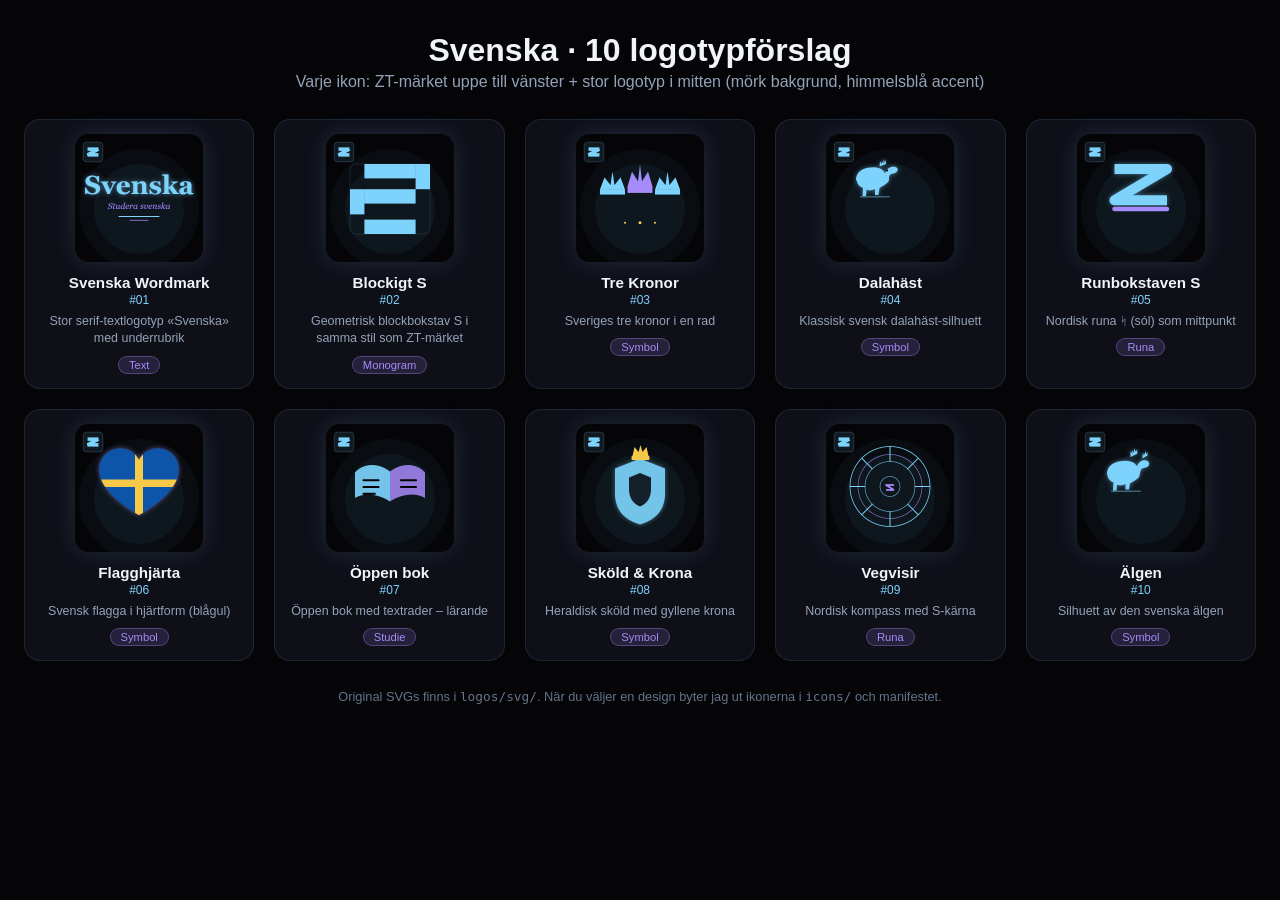
<file: logos/logo-preview.html>
<!DOCTYPE html>
<html lang="sv">
<head>
<meta charset="utf-8">
<meta name="viewport" content="width=device-width, initial-scale=1">
<title>Svenska logotyper – 10 förslag</title>
<style>
  *{box-sizing:border-box}
  body{margin:0;font-family:'Segoe UI',Arial,sans-serif;background:#050508;color:#f1f5f9;padding:24px}
  h1{text-align:center;font-weight:700;margin:8px 0 4px}
  .sub{text-align:center;color:#94a3b8;margin:0 0 28px}
  .grid{display:grid;grid-template-columns:repeat(auto-fill,minmax(220px,1fr));gap:20px;max-width:1280px;margin:0 auto}
  .card{background:#0f0f18;border:1px solid rgba(125,211,252,0.12);border-radius:16px;padding:14px;text-align:center;transition:transform .15s,border-color .15s}
  .card:hover{transform:translateY(-3px);border-color:rgba(125,211,252,0.4)}
  .card img{width:128px;height:128px;border-radius:14px;display:block;margin:0 auto 12px;box-shadow:0 0 24px rgba(125,211,252,0.15)}
  .card .name{font-weight:600;font-size:0.95rem}
  .card .id{color:#7dd3fc;font-size:0.75rem;margin-top:2px}
  .card .desc{color:#94a3b8;font-size:0.78rem;margin-top:6px;line-height:1.4}
  .badge{display:inline-block;background:rgba(167,139,250,0.15);color:#a78bfa;border:1px solid rgba(167,139,250,0.35);border-radius:999px;font-size:0.7rem;padding:2px 10px;margin-top:8px}
  .note{text-align:center;color:#64748b;margin-top:28px;font-size:0.8rem}
</style>
</head>
<body>
<h1>Svenska &middot; 10 logotypförslag</h1>
<p class="sub">Varje ikon: ZT-märket uppe till vänster + stor logotyp i mitten (mörk bakgrund, himmelsblå accent)</p>

<div class="grid">
  <div class="card"><img src="png/01-svenska-wordmark-512.png" alt=""><div class="name">Svenska Wordmark</div><div class="id">#01</div><div class="desc">Stor serif-textlogotyp &laquo;Svenska&raquo; med underrubrik</div><span class="badge">Text</span></div>
  <div class="card"><img src="png/02-blocky-s-512.png" alt=""><div class="name">Blockigt S</div><div class="id">#02</div><div class="desc">Geometrisk blockbokstav S i samma stil som ZT-märket</div><span class="badge">Monogram</span></div>
  <div class="card"><img src="png/03-tre-kronor-512.png" alt=""><div class="name">Tre Kronor</div><div class="id">#03</div><div class="desc">Sveriges tre kronor i en rad</div><span class="badge">Symbol</span></div>
  <div class="card"><img src="png/04-dala-horse-512.png" alt=""><div class="name">Dalahäst</div><div class="id">#04</div><div class="desc">Klassisk svensk dalahäst-silhuett</div><span class="badge">Symbol</span></div>
  <div class="card"><img src="png/05-rune-s-512.png" alt=""><div class="name">Runbokstaven S</div><div class="id">#05</div><div class="desc">Nordisk runa ᛋ (sól) som mittpunkt</div><span class="badge">Runa</span></div>
  <div class="card"><img src="png/06-flag-heart-512.png" alt=""><div class="name">Flagghjärta</div><div class="id">#06</div><div class="desc">Svensk flagga i hjärtform (blågul)</div><span class="badge">Symbol</span></div>
  <div class="card"><img src="png/07-open-book-512.png" alt=""><div class="name">Öppen bok</div><div class="id">#07</div><div class="desc">Öppen bok med textrader – lärande</div><span class="badge">Studie</span></div>
  <div class="card"><img src="png/08-shield-crown-512.png" alt=""><div class="name">Sköld &amp; Krona</div><div class="id">#08</div><div class="desc">Heraldisk sköld med gyllene krona</div><span class="badge">Symbol</span></div>
  <div class="card"><img src="png/09-vegvisir-512.png" alt=""><div class="name">Vegvisir</div><div class="id">#09</div><div class="desc">Nordisk kompass med S-kärna</div><span class="badge">Runa</span></div>
  <div class="card"><img src="png/10-elk-512.png" alt=""><div class="name">Älgen</div><div class="id">#10</div><div class="desc">Silhuett av den svenska älgen</div><span class="badge">Symbol</span></div>
</div>

<p class="note">Original SVGs finns i <code>logos/svg/</code>. När du väljer en design byter jag ut ikonerna i <code>icons/</code> och manifestet.</p>
</body>
</html>
</file>
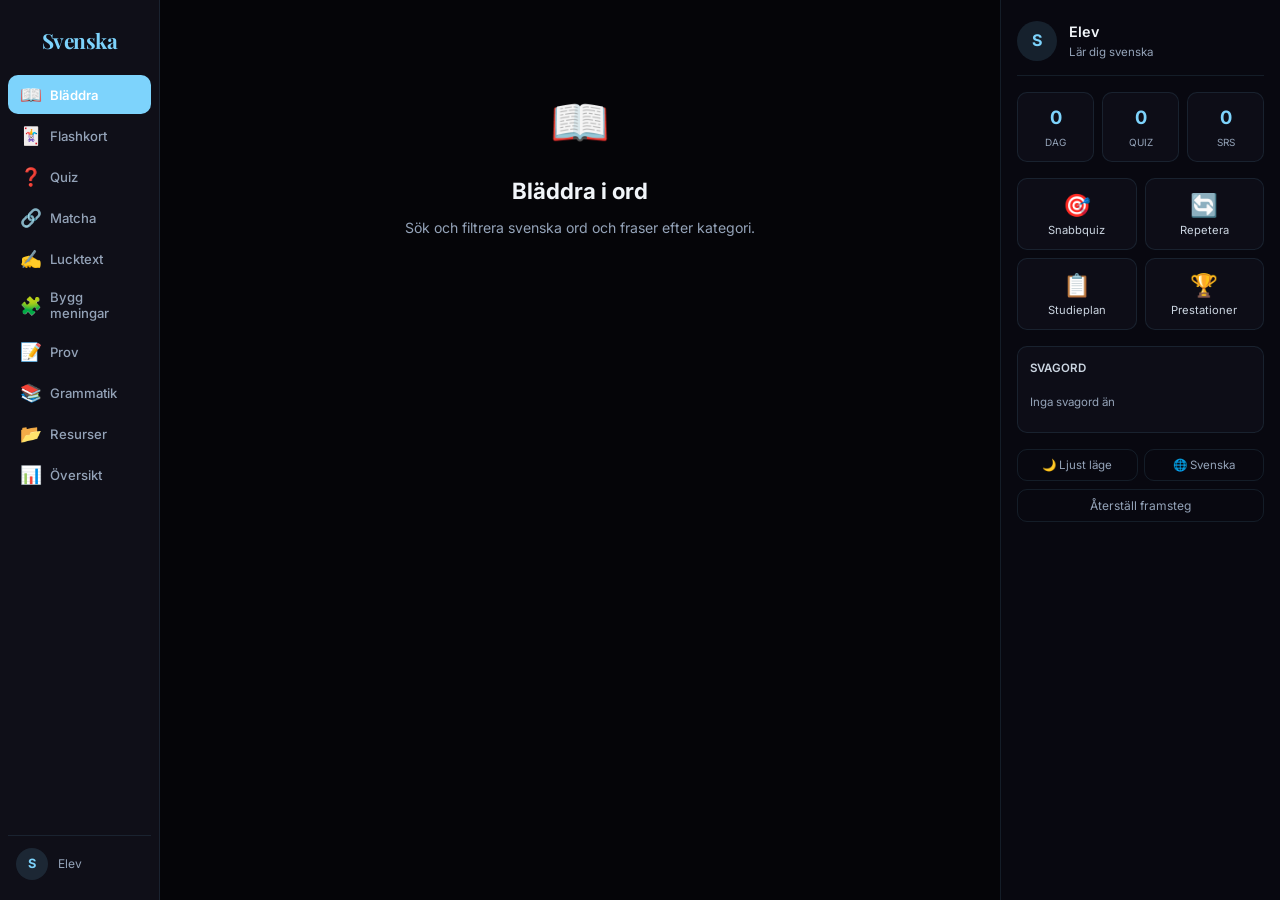
<file: test/svenska-v2.html>
<!DOCTYPE html>
<html lang="sv">
<head>
<meta charset="UTF-8">
<meta name="viewport" content="width=device-width,initial-scale=1.0">
<title data-i18n="app.title">Svenska — Lär dig svenska</title>
<link rel="preconnect" href="https://fonts.googleapis.com">
<link rel="preconnect" href="https://fonts.gstatic.com" crossorigin>
<link href="https://fonts.googleapis.com/css2?family=Inter:wght@400;500;600;700;800&family=Playfair+Display:wght@600;700&display=swap" rel="stylesheet">
<style>
/* ===== DESIGN TOKENS ===== */
:root{
--bg:#050508;
--surface:#0f0f18;
--surface-2:#181825;
--text:#f1f5f9;
--text-secondary:#cbd5e1;
--text-tertiary:#94a3b8;
--accent:#7dd3fc;
--accent-soft:rgba(125,211,252,0.12);
--card-bg:rgba(15,15,24,0.92);
--card-border:rgba(125,211,252,0.10);
--input-bg:rgba(15,15,24,0.8);
--border:rgba(125,211,252,0.10);
--hover-border:rgba(125,211,252,0.30);
--success:#4ade80;
--error:#f87171;
--info:#60a5fa;
--shadow:0 4px 24px rgba(0,0,0,0.35);
--nav-bg:#0f0f18;
--sidebar-bg:#080810;
--card-pink:#1e2a4a;
--card-green:#1a3a4a;
--card-lavender:#2a2a3a;
--card-mint:#1a3a3a;
--card-peach:#2a3a2a;
--radius-pill:40px;
--radius-card:20px;
--radius-sm:10px;
--font-ui:Inter,-apple-system,BlinkMacSystemFont,"Segoe UI",Roboto,Oxygen,Ubuntu,sans-serif;
--font-serif:'Playfair Display',Georgia,'Times New Roman',serif;
}
body.light-mode{
--bg:#e2e8f0;
--surface:#ffffff;
--surface-2:#cbd5e1;
--text:#020617;
--text-secondary:#1e293b;
--text-tertiary:#475569;
--accent:#0369a1;
--accent-soft:rgba(3,105,161,0.12);
--card-bg:#ffffff;
--card-border:rgba(0,0,0,0.16);
--input-bg:#ffffff;
--border:rgba(0,0,0,0.14);
--hover-border:rgba(3,105,161,0.45);
--success:#15803d;
--error:#b91c1c;
--info:#1d4ed8;
--shadow:0 4px 24px rgba(0,0,0,0.10);
--nav-bg:#ffffff;
--sidebar-bg:#f1f5f9;
--card-pink:#dbeafe;
--card-green:#dbe8f0;
--card-lavender:#e2e8f0;
--card-mint:#ccfbf1;
--card-peach:#dcfce7;
}

*,*::before,*::after{box-sizing:border-box;margin:0;padding:0}
html{font-size:16px;scroll-behavior:smooth}
body{font-family:var(--font-ui);background:var(--bg);color:var(--text);line-height:1.6;min-height:100vh;transition:background .2s,color .2s}
button{cursor:pointer;font-family:inherit;font-size:inherit}
input,select,textarea{font-family:inherit;font-size:inherit}
a{color:var(--accent);text-decoration:none}
::-webkit-scrollbar{width:5px}
::-webkit-scrollbar-track{background:transparent}
::-webkit-scrollbar-thumb{background:var(--border);border-radius:3px}
.theme-overlay{position:fixed;inset:0;z-index:99999;background:var(--bg);transition:opacity .15s ease;pointer-events:none}

/* ===== LAYOUT ===== */
.app{display:grid;grid-template-columns:160px 1fr 280px;max-width:1320px;margin:0 auto;min-height:100vh}

/* ===== LEFT NAV ===== */
.nav{position:sticky;top:0;height:100vh;background:var(--nav-bg);border-right:1px solid var(--border);display:flex;flex-direction:column;padding:16px 8px;overflow-y:auto}
.nav-brand{font-family:var(--font-serif);font-size:1.3rem;font-weight:700;color:var(--accent);text-align:center;padding:8px 4px 18px;letter-spacing:-0.5px}
.nav-items{display:flex;flex-direction:column;gap:2px;flex:1}
.nav-item{display:flex;align-items:center;gap:10px;padding:9px 12px;border-radius:10px;background:transparent;border:none;color:var(--text-tertiary);font-size:0.82rem;font-weight:500;transition:all .2s;width:100%;text-align:left}
.nav-item:hover{color:var(--text-secondary);background:var(--accent-soft)}
.nav-item.active{background:var(--accent);color:#fff;font-weight:600}
.nav-item .nav-icon{font-size:1.1rem;width:20px;text-align:center}
.nav-avatar{margin-top:auto;padding:12px 8px 4px;border-top:1px solid var(--border);display:flex;align-items:center;gap:10px}
.nav-avatar .avatar{width:32px;height:32px;border-radius:50%;background:var(--accent-soft);display:flex;align-items:center;justify-content:center;color:var(--accent);font-weight:700;font-size:0.8rem}
.nav-avatar .avatar-name{font-size:0.75rem;color:var(--text-tertiary)}

/* ===== MAIN ===== */
.main{scroll-behavior:smooth;overflow-y:auto;padding:24px 28px;min-height:100vh}

/* ===== RIGHT SIDEBAR ===== */
.sidebar{position:sticky;top:0;height:100vh;background:var(--sidebar-bg);border-left:1px solid var(--border);padding:20px 16px;overflow-y:auto;display:flex;flex-direction:column;gap:16px}
.sidebar-profile{display:flex;align-items:center;gap:12px;padding-bottom:14px;border-bottom:1px solid var(--border)}
.sidebar-profile .avatar{width:40px;height:40px;border-radius:50%;background:var(--accent-soft);display:flex;align-items:center;justify-content:center;color:var(--accent);font-weight:700;font-size:1rem}
.sidebar-profile .profile-name{font-size:0.9rem;font-weight:600;color:var(--text)}
.sidebar-profile .profile-sub{font-size:0.72rem;color:var(--text-tertiary)}
.sidebar-stats{display:grid;grid-template-columns:repeat(3,1fr);gap:8px}
.sidebar-stat{text-align:center;padding:10px 4px;background:var(--card-bg);border-radius:var(--radius-sm);border:1px solid var(--border)}
.sidebar-stat .stat-val{font-size:1.15rem;font-weight:700;color:var(--accent)}
.sidebar-stat .stat-lbl{font-size:0.62rem;color:var(--text-tertiary);text-transform:uppercase;margin-top:2px}
.sidebar-actions{display:grid;grid-template-columns:1fr 1fr;gap:8px}
.sidebar-btn{display:flex;flex-direction:column;align-items:center;gap:4px;padding:12px 8px;border-radius:var(--radius-sm);border:1px solid var(--border);background:var(--card-bg);color:var(--text-secondary);font-size:0.7rem;transition:all .2s;text-align:center}
.sidebar-btn:hover{border-color:var(--hover-border);color:var(--text);background:var(--accent-soft)}
.sidebar-btn .btn-icon{font-size:1.4rem}
.sidebar-weak{padding:12px;background:var(--card-bg);border-radius:var(--radius-sm);border:1px solid var(--border)}
.sidebar-weak-title{font-size:0.72rem;font-weight:600;color:var(--text-secondary);margin-bottom:8px;text-transform:uppercase}
.sidebar-weak-item{font-size:0.78rem;padding:4px 0;color:var(--text-tertiary);border-bottom:1px solid var(--border);display:flex;justify-content:space-between}
.sidebar-weak-item:last-child{border-bottom:none}
.sidebar-toggle-row{display:flex;gap:6px}
.sidebar-toggle,.sidebar-lang{flex:1;padding:8px 12px;border-radius:var(--radius-sm);border:1px solid var(--border);background:transparent;color:var(--text-tertiary);font-size:0.72rem;transition:all .2s}
.sidebar-toggle:hover,.sidebar-lang:hover{border-color:var(--hover-border);color:var(--text)}
.sidebar-reset{margin-top:-8px;padding:8px 16px;border-radius:var(--radius-sm);border:1px solid var(--border);background:transparent;color:var(--text-tertiary);font-size:0.75rem;transition:all .2s;width:100%}
.sidebar-reset:hover{border-color:var(--error);color:var(--error)}

/* ===== TABS ===== */
.tab-panel{opacity:0;position:absolute;pointer-events:none;transform:translateY(10px);transition:all .35s cubic-bezier(0.22,1,0.36,1);width:100%}
.tab-panel.active{opacity:1;position:relative;pointer-events:auto;transform:translateY(0)}

/* ===== COMPONENTS ===== */
.filter-row{display:flex;gap:6px;margin-bottom:14px;flex-wrap:wrap}
.filter-btn{padding:6px 16px;border-radius:20px;border:1px solid var(--border);background:transparent;color:var(--text-tertiary);font-size:0.73rem;font-weight:500;transition:all .2s}
.filter-btn:hover{border-color:var(--hover-border);color:var(--text-secondary)}
.filter-btn.active{background:var(--accent);color:#fff;border-color:var(--accent);font-weight:600}
.card-grid{display:grid;grid-template-columns:1fr 1fr;gap:12px}
.vocab-card{background:var(--card-bg);border-radius:20px;padding:18px;border:none;transition:all .2s;cursor:pointer}
.vocab-card:hover{transform:translateY(-3px);box-shadow:var(--shadow)}
.vocab-card .phrase{font-size:1rem;font-weight:700;color:var(--text);margin-bottom:4px}
.vocab-card .meaning{font-size:0.82rem;color:var(--text-tertiary);margin-bottom:4px}
.vocab-card .translation{font-size:0.85rem;color:var(--accent);font-weight:500}
.vocab-card .cat-tag{display:inline-block;font-size:0.62rem;padding:2px 10px;border-radius:10px;font-weight:600;margin-bottom:6px}
.vocab-card:nth-child(7n+1){background:var(--card-pink)}
.vocab-card:nth-child(7n+2){background:var(--card-green)}
.vocab-card:nth-child(7n+3){background:var(--card-lavender)}
.vocab-card:nth-child(7n+4){background:var(--card-mint)}
.vocab-card:nth-child(7n+5){background:var(--card-peach)}
.vocab-card:nth-child(7n+6){background:var(--card-pink)}
.vocab-card:nth-child(7n+7){background:var(--card-green)}
.module-card{background:var(--card-lavender);border-radius:var(--radius-card);padding:28px 24px;border:1px solid var(--card-border);box-shadow:var(--shadow);margin-bottom:16px}
.dash-card{background:var(--card-bg);border-radius:10px;padding:16px 18px;border:1px solid var(--border)}
.dash-card .dash-header{font-size:0.85rem;font-weight:600;color:var(--text-secondary);margin-bottom:10px}
.planner-card{background:var(--card-bg);border-radius:10px;padding:14px 16px;border-top:2px solid var(--accent);box-shadow:0 2px 12px rgba(0,0,0,0.12)}
.resource-card{background:var(--card-bg);border-radius:6px;padding:8px 12px;border:1px solid var(--card-border);display:flex;align-items:center;gap:10px;font-size:0.82rem;margin-bottom:6px}
.bar-wrap{height:4px;background:var(--surface-2);border-radius:2px;overflow:hidden}
.bar-fill{height:100%;background:var(--accent);transition:width .35s cubic-bezier(0.22,1,0.36,1);border-radius:2px}
.quiz-options{display:grid;grid-template-columns:1fr 1fr;gap:8px}
.quiz-opt{padding:14px 16px;border-radius:10px;border:1px solid var(--border);background:var(--card-bg);font-size:0.9rem;cursor:pointer;text-align:left;transition:all .2s;color:var(--text)}
.quiz-opt:hover:not(:disabled){border-color:var(--hover-border)}
.quiz-opt.correct{border-color:var(--success);background:rgba(74,222,128,0.08);color:var(--success)}
.quiz-opt.wrong{border-color:var(--error);background:rgba(248,113,113,0.08);color:var(--error);animation:shake .35s ease}
.quiz-opt:disabled{cursor:default;opacity:0.6}
.exam-opt{padding:12px 14px;border-radius:6px;border:1px solid var(--border);background:var(--card-bg);font-size:0.85rem;cursor:pointer;transition:all .2s;text-align:left;color:var(--text)}
.exam-opt.selected{border-color:var(--accent);background:var(--accent-soft);color:var(--accent)}
.cloze-submit,.quiz-next,.exam-start-btn{padding:12px 32px;border-radius:var(--radius-pill);border:1px solid var(--accent);background:var(--accent);color:#fff;font-weight:700;font-size:0.9rem;transition:all .2s;display:inline-block}
.cloze-submit:hover,.quiz-next:hover,.exam-start-btn:hover{transform:translateY(-2px);box-shadow:0 4px 16px rgba(125,211,252,0.25)}
.speaker-btn{display:inline-flex;align-items:center;justify-content:center;width:30px;height:30px;border-radius:50%;border:1px solid var(--border);background:var(--card-bg);font-size:0.8rem;transition:all .2s;touch-action:manipulation}
.speaker-btn:hover{border-color:var(--hover-border)}
.mic-btn{display:inline-flex;align-items:center;justify-content:center;width:34px;height:34px;border-radius:50%;border:1px solid var(--border);background:var(--card-bg);font-size:0.85rem;transition:all .2s;touch-action:manipulation}
.mic-btn:hover{border-color:var(--hover-border)}
.mic-btn.listening{animation:accentPulse 1s ease-in-out infinite;border-color:var(--accent);color:var(--accent)}

@keyframes scaleIn{0%{opacity:0;transform:scale(0.92)}100%{opacity:1;transform:scale(1)}}
@keyframes fadeIn{0%{opacity:0;transform:translateY(12px)}100%{opacity:1;transform:translateY(0)}}
@keyframes shake{0%,100%{transform:translateX(0)}20%{transform:translateX(-6px)}40%{transform:translateX(6px)}60%{transform:translateX(-4px)}80%{transform:translateX(4px)}}
@keyframes accentPulse{0%,100%{box-shadow:0 0 0 rgba(125,211,252,0)}50%{box-shadow:0 0 12px rgba(125,211,252,0.3),0 0 28px rgba(125,211,252,0.1)}}
@keyframes slideUp{0%{opacity:0;transform:translateY(24px)}100%{opacity:1;transform:translateY(0)}}
@keyframes confettiFall{0%{opacity:1;transform:translateY(0) rotateX(0) rotateY(0) scale(1)}100%{opacity:0;transform:translateY(350px) rotateX(1080deg) rotateY(360deg) scale(0.3)}}

@media(max-width:1024px){
.sidebar{display:none}
.app{grid-template-columns:56px 1fr}
.nav-item .nav-label{display:none}
.nav-item{justify-content:center;padding:9px 0}
.nav-avatar .avatar-name{display:none}
.nav-brand{font-size:0.9rem}
}
@media(max-width:768px){
.card-grid{grid-template-columns:1fr}
.quiz-options{grid-template-columns:1fr}
}
@media(max-width:640px){
.app{grid-template-columns:1fr}
.nav{display:none}
.main{padding:16px}
}
@media(max-width:600px){
.main{padding:14px 12px}
.nav-brand{font-size:1.15rem}
}
@media(hover:none){
.vocab-card:hover,.quiz-opt:hover:not(:disabled),.resource-card:hover,.cloze-submit:hover,.quiz-next:hover,.exam-start-btn:hover,.sidebar-btn:hover{transform:none!important;box-shadow:none!important}
}
.page-placeholder{text-align:center;padding:60px 20px;color:var(--text-tertiary);animation:fadeIn .3s}
.page-placeholder .icon{font-size:3rem;margin-bottom:12px}
.page-placeholder h2{font-size:1.4rem;color:var(--text);margin-bottom:8px}
.page-placeholder p{font-size:0.88rem;max-width:400px;margin:0 auto}
</style>
</head>
<body>

<div class="theme-overlay" id="themeOverlay" style="opacity:0;display:none"></div>

<div class="app">

<!-- ===== LEFT NAV ===== -->
<nav class="nav" id="nav">
  <div class="nav-brand" data-i18n="app.brand">Svenska</div>
  <div class="nav-items" id="navItems">
    <button class="nav-item active" data-tab="browse"><span class="nav-icon">📖</span><span class="nav-label" data-i18n="nav.browse">Bläddra</span></button>
    <button class="nav-item" data-tab="flashcards"><span class="nav-icon">🃏</span><span class="nav-label" data-i18n="nav.flashcards">Flashkort</span></button>
    <button class="nav-item" data-tab="quiz"><span class="nav-icon">❓</span><span class="nav-label" data-i18n="nav.quiz">Quiz</span></button>
    <button class="nav-item" data-tab="match"><span class="nav-icon">🔗</span><span class="nav-label" data-i18n="nav.match">Matcha</span></button>
    <button class="nav-item" data-tab="cloze"><span class="nav-icon">✍️</span><span class="nav-label" data-i18n="nav.cloze">Lucktext</span></button>
    <button class="nav-item" data-tab="unscramble"><span class="nav-icon">🧩</span><span class="nav-label" data-i18n="nav.unscramble">Bygg meningar</span></button>
    <button class="nav-item" data-tab="exam"><span class="nav-icon">📝</span><span class="nav-label" data-i18n="nav.exam">Prov</span></button>
    <button class="nav-item" data-tab="concepts"><span class="nav-icon">📚</span><span class="nav-label" data-i18n="nav.concepts">Grammatik</span></button>
    <button class="nav-item" data-tab="resources"><span class="nav-icon">📂</span><span class="nav-label" data-i18n="nav.resources">Resurser</span></button>
    <button class="nav-item" data-tab="dashboard"><span class="nav-icon">📊</span><span class="nav-label" data-i18n="nav.dashboard">Översikt</span></button>
  </div>
  <div class="nav-avatar">
    <div class="avatar">S</div>
    <span class="avatar-name" data-i18n="profile.name">Elev</span>
  </div>
</nav>

<!-- ===== MAIN ===== -->
<main class="main" id="main">

  <div class="tab-panel active" id="panel-browse">
    <div class="page-placeholder">
      <div class="icon">📖</div>
      <h2 data-i18n="browse.title">Bläddra i ord</h2>
      <p data-i18n="browse.desc">Sök och filtrera svenska ord och fraser efter kategori.</p>
    </div>
  </div>

  <div class="tab-panel" id="panel-flashcards">
    <div class="page-placeholder">
      <div class="icon">🃏</div>
      <h2 data-i18n="flashcards.title">Flashkort</h2>
      <p data-i18n="flashcards.desc">Bläddra bland svenska ord med 3D-kort och repetition.</p>
    </div>
  </div>

  <div class="tab-panel" id="panel-quiz">
    <div class="page-placeholder">
      <div class="icon">❓</div>
      <h2 data-i18n="quiz.title">Quiz</h2>
      <p data-i18n="quiz.desc">Testa dina kunskaper med flervalsfrågor och följ dina framsteg.</p>
    </div>
  </div>

  <div class="tab-panel" id="panel-match">
    <div class="page-placeholder">
      <div class="icon">🔗</div>
      <h2 data-i18n="match.title">Matcha</h2>
      <p data-i18n="match.desc">Matcha svenska fraser med deras engelska översättningar.</p>
    </div>
  </div>

  <div class="tab-panel" id="panel-cloze">
    <div class="page-placeholder">
      <div class="icon">✍️</div>
      <h2 data-i18n="cloze.title">Lucktext</h2>
      <p data-i18n="cloze.desc">Fyll i luckorna i svenska meningar med ledtrådar som visas stegvis.</p>
    </div>
  </div>

  <div class="tab-panel" id="panel-unscramble">
    <div class="page-placeholder">
      <div class="icon">🧩</div>
      <h2 data-i18n="unscramble.title">Bygg meningar</h2>
      <p data-i18n="unscramble.desc">Ordna svenska ord i rätt ordning. Testar V2-ordföljd.</p>
    </div>
  </div>

  <div class="tab-panel" id="panel-exam">
    <div class="page-placeholder">
      <div class="icon">📝</div>
      <h2 data-i18n="exam.title">Prov</h2>
      <p data-i18n="exam.desc">Blandat prov med flervalsfrågor, lucktext och matchning.</p>
    </div>
  </div>

  <div class="tab-panel" id="panel-concepts">
    <div class="page-placeholder">
      <div class="icon">📚</div>
      <h2 data-i18n="concepts.title">Grammatik</h2>
      <p data-i18n="concepts.desc">Fördjupning i svenska grammatikämnen med förklaringar och diagram.</p>
    </div>
  </div>

  <div class="tab-panel" id="panel-resources">
    <div class="page-placeholder">
      <div class="icon">📂</div>
      <h2 data-i18n="resources.title">Resurser</h2>
      <p data-i18n="resources.desc">Böcker, webbplatser och ljudresurser för att lära dig svenska.</p>
    </div>
  </div>

  <div class="tab-panel" id="panel-dashboard">
    <div class="page-placeholder">
      <div class="icon">📊</div>
      <h2 data-i18n="dashboard.title">Översikt</h2>
      <p data-i18n="dashboard.desc">Följ dina framsteg, streak, quizresultat och svaga ord.</p>
    </div>
  </div>

</main>

<!-- ===== RIGHT SIDEBAR ===== -->
<aside class="sidebar" id="sidebar">
  <div class="sidebar-profile">
    <div class="avatar">S</div>
    <div>
      <div class="profile-name" data-i18n="profile.name">Elev</div>
      <div class="profile-sub" data-i18n="profile.subtitle">Lär dig svenska</div>
    </div>
  </div>
  <div class="sidebar-stats">
    <div class="sidebar-stat"><div class="stat-val">0</div><div class="stat-lbl" data-i18n="sidebar.streak">Dag</div></div>
    <div class="sidebar-stat"><div class="stat-val">0</div><div class="stat-lbl" data-i18n="sidebar.quizzes">Quiz</div></div>
    <div class="sidebar-stat"><div class="stat-val">0</div><div class="stat-lbl" data-i18n="sidebar.dueSrs">SRS</div></div>
  </div>
  <div class="sidebar-actions">
    <button class="sidebar-btn"><span class="btn-icon">🎯</span><span data-i18n="sidebar.quickQuiz">Snabbquiz</span></button>
    <button class="sidebar-btn"><span class="btn-icon">🔄</span><span data-i18n="sidebar.review">Repetera</span></button>
    <button class="sidebar-btn"><span class="btn-icon">📋</span><span data-i18n="sidebar.studyPlan">Studieplan</span></button>
    <button class="sidebar-btn"><span class="btn-icon">🏆</span><span data-i18n="sidebar.achievements">Prestationer</span></button>
  </div>
  <div class="sidebar-weak">
    <div class="sidebar-weak-title" data-i18n="sidebar.weakWords">Svagord</div>
    <div class="sidebar-weak-item" id="weakWordEmpty" style="text-align:center;padding:8px 0;font-size:0.72rem" data-i18n="sidebar.noWeakWords">Inga svagord än</div>
  </div>
  <div class="sidebar-toggle-row">
    <button class="sidebar-toggle" id="themeToggle">🌙 <span data-i18n="sidebar.themeDark">Ljust läge</span></button>
    <button class="sidebar-lang" id="langToggle">🌐 <span data-i18n="app.langName">Svenska</span></button>
  </div>
  <button class="sidebar-reset" data-i18n="sidebar.resetProgress">Återställ framsteg</button>
</aside>

</div>

<script>
/* ===== I18N SYSTEM ===== */
const langStrings = {
  sv: {
    'app.title': 'Svenska — Lär dig svenska',
    'app.brand': 'Svenska',
    'app.langName': 'Svenska',
    'nav.browse': 'Bläddra',
    'nav.flashcards': 'Flashkort',
    'nav.quiz': 'Quiz',
    'nav.match': 'Matcha',
    'nav.cloze': 'Lucktext',
    'nav.unscramble': 'Bygg meningar',
    'nav.exam': 'Prov',
    'nav.concepts': 'Grammatik',
    'nav.resources': 'Resurser',
    'nav.dashboard': 'Översikt',
    'browse.title': 'Bläddra i ord',
    'browse.desc': 'Sök och filtrera svenska ord och fraser efter kategori.',
    'flashcards.title': 'Flashkort',
    'flashcards.desc': 'Bläddra bland svenska ord med 3D-kort och repetition.',
    'quiz.title': 'Quiz',
    'quiz.desc': 'Testa dina kunskaper med flervalsfrågor och följ dina framsteg.',
    'match.title': 'Matcha',
    'match.desc': 'Matcha svenska fraser med deras engelska översättningar.',
    'cloze.title': 'Lucktext',
    'cloze.desc': 'Fyll i luckorna i svenska meningar med ledtrådar som visas stegvis.',
    'unscramble.title': 'Bygg meningar',
    'unscramble.desc': 'Ordna svenska ord i rätt ordning. Testar V2-ordföljd.',
    'exam.title': 'Prov',
    'exam.desc': 'Blandat prov med flervalsfrågor, lucktext och matchning.',
    'concepts.title': 'Grammatik',
    'concepts.desc': 'Fördjupning i svenska grammatikämnen med förklaringar och diagram.',
    'resources.title': 'Resurser',
    'resources.desc': 'Böcker, webbplatser och ljudresurser för att lära dig svenska.',
    'dashboard.title': 'Översikt',
    'dashboard.desc': 'Följ dina framsteg, streak, quizresultat och svaga ord.',
    'sidebar.streak': 'Dag',
    'sidebar.quizzes': 'Quiz',
    'sidebar.dueSrs': 'SRS',
    'sidebar.quickQuiz': 'Snabbquiz',
    'sidebar.review': 'Repetera',
    'sidebar.studyPlan': 'Studieplan',
    'sidebar.achievements': 'Prestationer',
    'sidebar.weakWords': 'Svagord',
    'sidebar.noWeakWords': 'Inga svagord än',
    'sidebar.themeDark': 'Ljust läge',
    'sidebar.themeLight': 'Mörkt läge',
    'sidebar.resetProgress': 'Återställ framsteg',
    'profile.name': 'Elev',
    'profile.subtitle': 'Lär dig svenska'
  },
  en: {
    'app.title': 'Svenska — Learn Swedish',
    'app.brand': 'Svenska',
    'app.langName': 'English',
    'nav.browse': 'Browse',
    'nav.flashcards': 'Flashcards',
    'nav.quiz': 'Quiz',
    'nav.match': 'Match',
    'nav.cloze': 'Cloze',
    'nav.unscramble': 'Unscramble',
    'nav.exam': 'Exam',
    'nav.concepts': 'Grammar',
    'nav.resources': 'Resources',
    'nav.dashboard': 'Dashboard',
    'browse.title': 'Browse Vocabulary',
    'browse.desc': 'Search and filter Swedish words and phrases organized by category.',
    'flashcards.title': 'Flashcards',
    'flashcards.desc': 'Flip through Swedish vocabulary with 3D card flips and spaced repetition.',
    'quiz.title': 'Quiz',
    'quiz.desc': 'Test your knowledge with multiple-choice questions and track your progress.',
    'match.title': 'Match',
    'match.desc': 'Match Swedish phrases to their English translations.',
    'cloze.title': 'Cloze Exercise',
    'cloze.desc': 'Fill in the blanks in Swedish sentences with progressive hints.',
    'unscramble.title': 'Unscramble',
    'unscramble.desc': 'Arrange Swedish words in correct order. Tests V2 word order.',
    'exam.title': 'Exam',
    'exam.desc': 'Multi-format exam combining multiple-choice, cloze, and match questions.',
    'concepts.title': 'Grammar Concepts',
    'concepts.desc': 'Deep-dive into Swedish grammar topics with explanations and diagrams.',
    'resources.title': 'Resources',
    'resources.desc': 'Books, websites, and audio resources for learning Swedish.',
    'dashboard.title': 'Dashboard',
    'dashboard.desc': 'Track your streaks, quiz scores, SRS progress, and weak words.',
    'sidebar.streak': 'Streak',
    'sidebar.quizzes': 'Quizzes',
    'sidebar.dueSrs': 'Due SRS',
    'sidebar.quickQuiz': 'Quick Quiz',
    'sidebar.review': 'Review',
    'sidebar.studyPlan': 'Study Plan',
    'sidebar.achievements': 'Achievements',
    'sidebar.weakWords': 'Weak Words',
    'sidebar.noWeakWords': 'No weak words yet',
    'sidebar.themeDark': 'Light mode',
    'sidebar.themeLight': 'Dark mode',
    'sidebar.resetProgress': 'Reset Progress',
    'profile.name': 'Student',
    'profile.subtitle': 'Learning Svenska'
  }
};

let currentLang = 'sv';

function applyLanguage(lang){
  currentLang = lang;
  const strings = langStrings[lang];
  if (!strings) return;
  document.documentElement.lang = lang;
  document.querySelectorAll('[data-i18n]').forEach(el => {
    const key = el.getAttribute('data-i18n');
    if (strings[key] !== undefined) el.textContent = strings[key];
  });
  document.title = strings['app.title'] || document.title;
  updateThemeBtn(lang);
  localStorage.setItem('lang', lang);
}

function updateThemeBtn(lang){
  const isDark = !document.body.classList.contains('light-mode');
  const strings = langStrings[lang];
  const btn = document.getElementById('themeToggle');
  if (isDark) {
    btn.innerHTML = '🌙 ' + (strings['sidebar.themeDark'] || 'Light mode');
  } else {
    btn.innerHTML = '☀️ ' + (strings['sidebar.themeLight'] || 'Dark mode');
  }
}

function initLanguage(){
  const saved = localStorage.getItem('lang');
  if (saved === 'en' || saved === 'sv') {
    applyLanguage(saved);
  } else {
    const browser = (navigator.language || '').split('-')[0];
    applyLanguage(browser === 'sv' ? 'sv' : 'en');
  }
}

document.addEventListener('DOMContentLoaded', () => {
  document.getElementById('langToggle').addEventListener('click', () => {
    const next = currentLang === 'sv' ? 'en' : 'sv';
    applyLanguage(next);
  });
});

/* ===== THEME TOGGLE ===== */
(function(){
  const overlay = document.getElementById('themeOverlay');
  const btn = document.getElementById('themeToggle');
  const stored = localStorage.getItem('theme');
  if (stored === 'light') document.body.classList.add('light-mode');
  function toggle(){
    const isDark = !document.body.classList.contains('light-mode');
    overlay.style.display = 'block';
    overlay.style.opacity = '1';
    overlay.style.background = getComputedStyle(document.body).getPropertyValue('--bg').trim();
    requestAnimationFrame(() => {
      document.body.classList.toggle('light-mode');
      overlay.style.transition = 'opacity .15s ease';
      overlay.style.opacity = '0';
      localStorage.setItem('theme', document.body.classList.contains('light-mode') ? 'light' : 'dark');
      updateThemeBtn(currentLang);
    });
    setTimeout(() => { overlay.style.display = 'none'; overlay.style.transition = ''; }, 200);
  }
  btn.addEventListener('click', toggle);
  updateThemeBtn(currentLang);
})();

/* ===== TAB SWITCHING ===== */
(function(){
  const navItems = document.querySelectorAll('.nav-item');
  const panels = {};
  document.querySelectorAll('.tab-panel').forEach(p => { panels[p.id.replace('panel-', '')] = p; });
  function switchTab(id){
    navItems.forEach(n => n.classList.toggle('active', n.dataset.tab === id));
    Object.entries(panels).forEach(([k, p]) => p.classList.toggle('active', k === id));
  }
  navItems.forEach(n => n.addEventListener('click', () => switchTab(n.dataset.tab)));
})();

/* ===== INIT ===== */
initLanguage();
</script>
</body>
</html>
</file>
